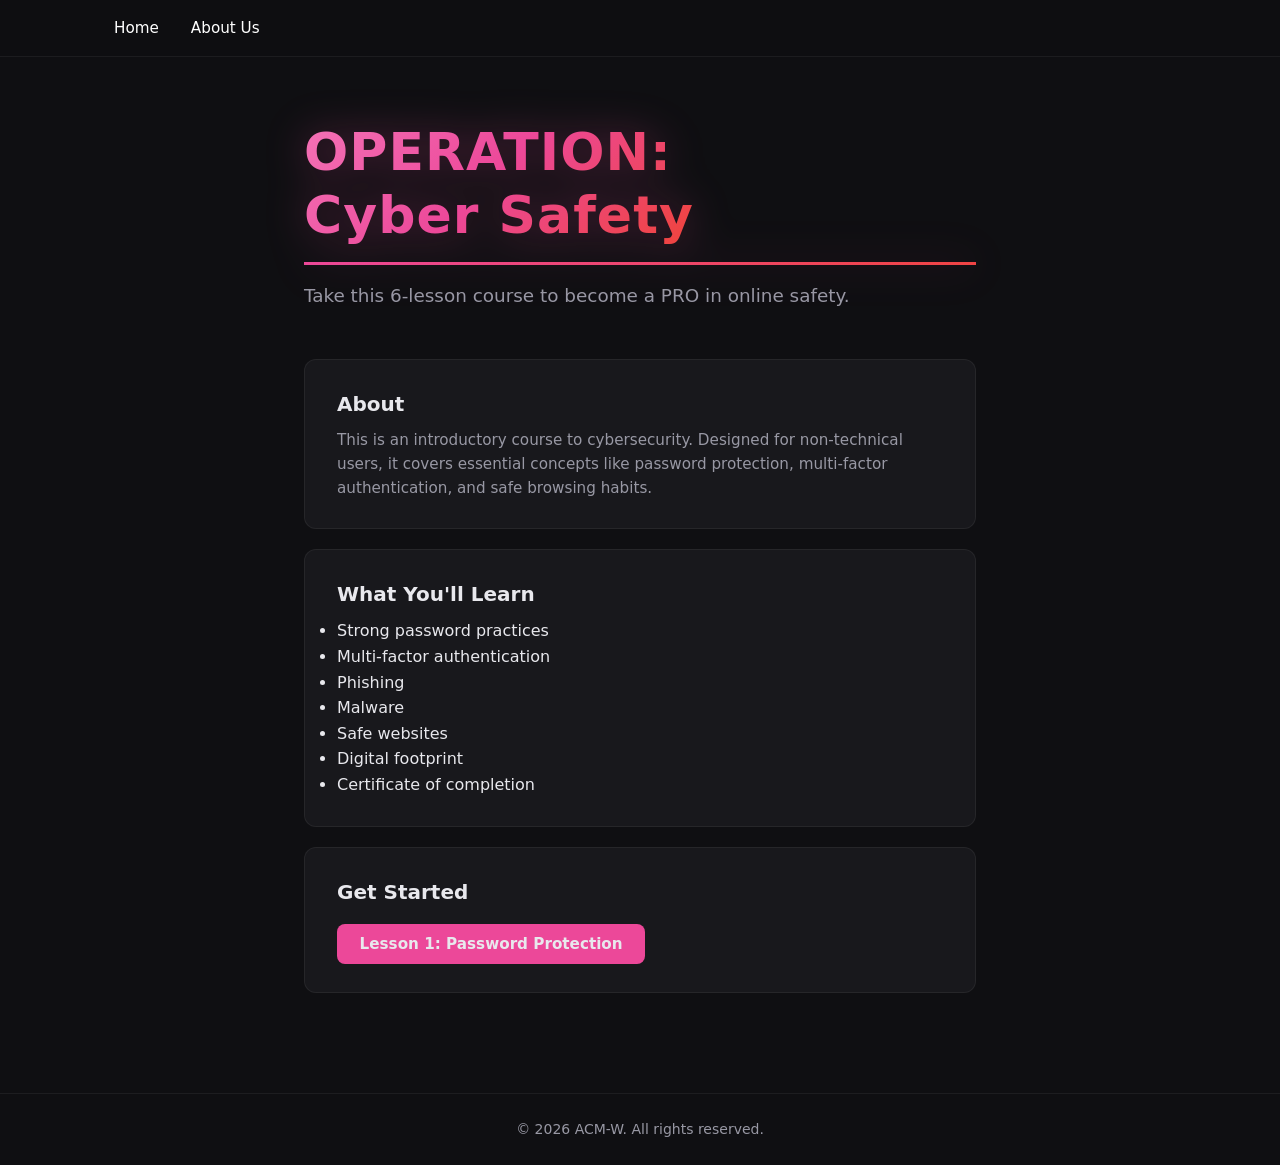
<file: index.html>
<!DOCTYPE html>
<html lang="en">

<head>
    <meta charset="UTF-8">
    <meta name="viewport" content="width=device-width, initial-scale=1.0">
    <title>Operation: Cyber Safety</title>
    <link rel="stylesheet" href="style.css">
</head>

<body>
    <header>
        <nav>
            <a href="index.html">Home</a>
            <a href="about.html">About Us</a>
        </nav>
    </header>

    <main>
        <h1 class="hero-title">OPERATION:<br>Cyber Safety</h1>
        <p>Take this 6-lesson course to become a PRO in online safety.</p>

        <section>
            <h2>About</h2>
            <p>This is an introductory course to cybersecurity.
                Designed for non-technical users, it covers essential concepts like password protection,
                multi-factor authentication, and safe browsing habits.</p>
        </section>

        <section>
            <h2>What You'll Learn</h2>
            <ul>
                <li>Strong password practices</li>
                <li>Multi-factor authentication</li>
                <li>Phishing</li>
                <li>Malware</li>
                <li>Safe websites</li>
                <li>Digital footprint</li>
                <li>Certificate of completion</li>
            </ul>
        </section>
        <section>
            <h2>Get Started</h2>
            <button onclick="window.location.href='password.html'">Lesson 1: Password Protection</button>
        </section>
    </main>

    <footer>
        <p>&copy; 2026 ACM-W. All rights reserved.</p>
    </footer>
</body>

</html>
</file>
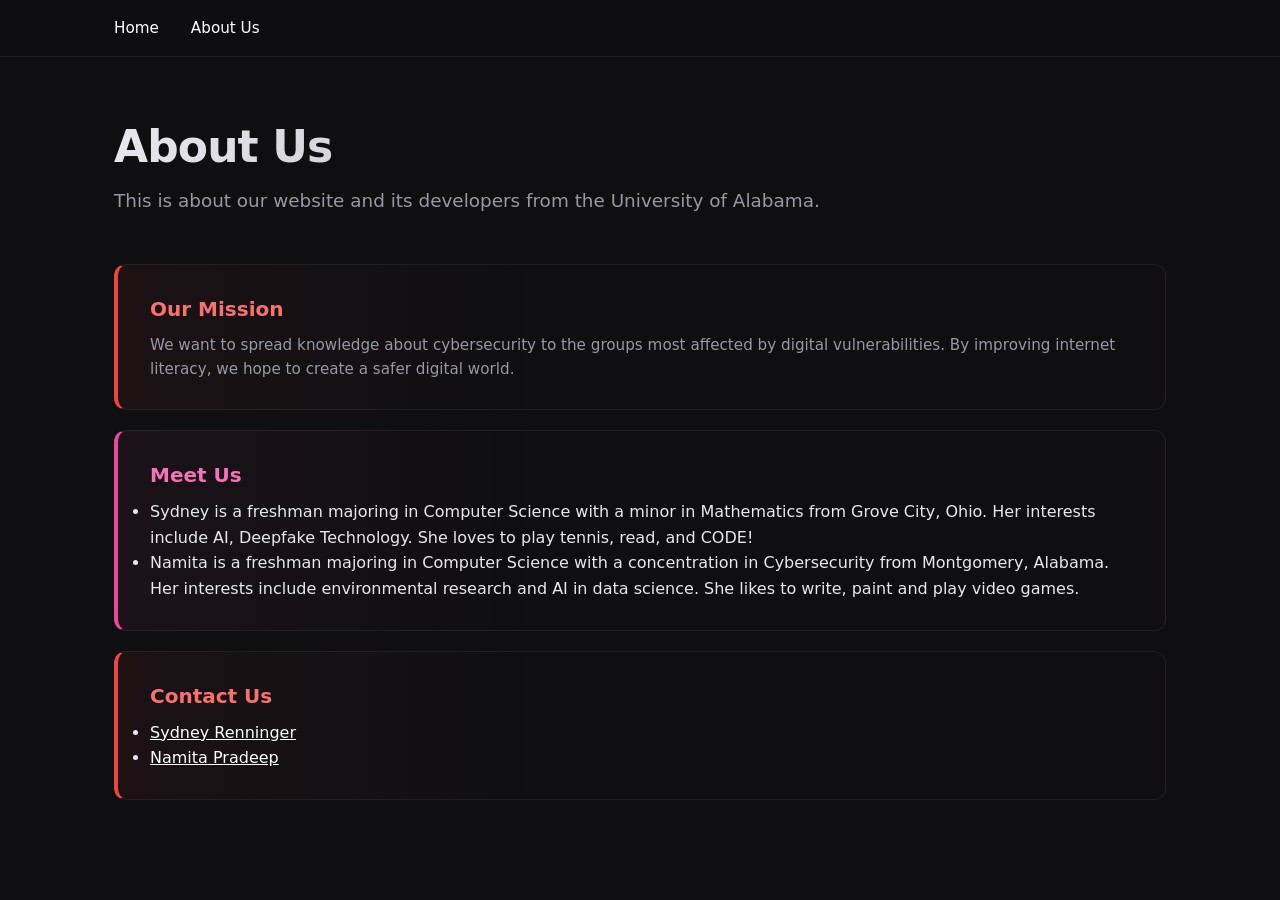
<file: about.html>
<!DOCTYPE html>
<html lang="en">

<head>
  <meta charset="UTF-8">
  <meta name="viewport" content="width=device-width, initial-scale=1.0">
  <title>About Us</title>
  <link rel="stylesheet" href="style.css">
</head>

<body>
  <header>
    <nav>
      <a href="index.html">Home</a>
      <a href="about.html">About Us</a>
    </nav>
  </header>
  <main class="article-page">
    <h1>About Us</h1>
    <p>This is about our website and its developers from the University of Alabama.</p>
  


      <section class="section-accent section-teal">
        <h2>Our Mission</h2>
        <p>We want to spread knowledge about cybersecurity to the groups most affected by digital vulnerabilities. By improving internet literacy, we hope to create a safer digital world.</p>
      </section>
    
      <section class="section-accent section-purple">
      <h2>Meet Us</h2>
       <ul>
        <li>Sydney is a freshman majoring in Computer Science with a minor in Mathematics from Grove City, Ohio. Her interests include AI, Deepfake Technology. She loves to play tennis, read, and CODE!
        </li>
        <li>Namita is a freshman majoring in Computer Science with a concentration in Cybersecurity from Montgomery, Alabama. Her interests include environmental research and AI in data science. She likes to write, paint and play video games.  
        </li>
      </ul>
    </section>

      <section class="section-accent section-teal">
        <h2>Contact Us</h2>
        <ul>
          <li><a href="https://www.linkedin.com/in/sydney-renninger/">Sydney Renninger</a></li>
          <li><a href="https://www.linkedin.com/in/namita-pradeep/">Namita Pradeep</a></li>
        </ul>
      </section>

  </main>

  
</body>

</html>
</file>
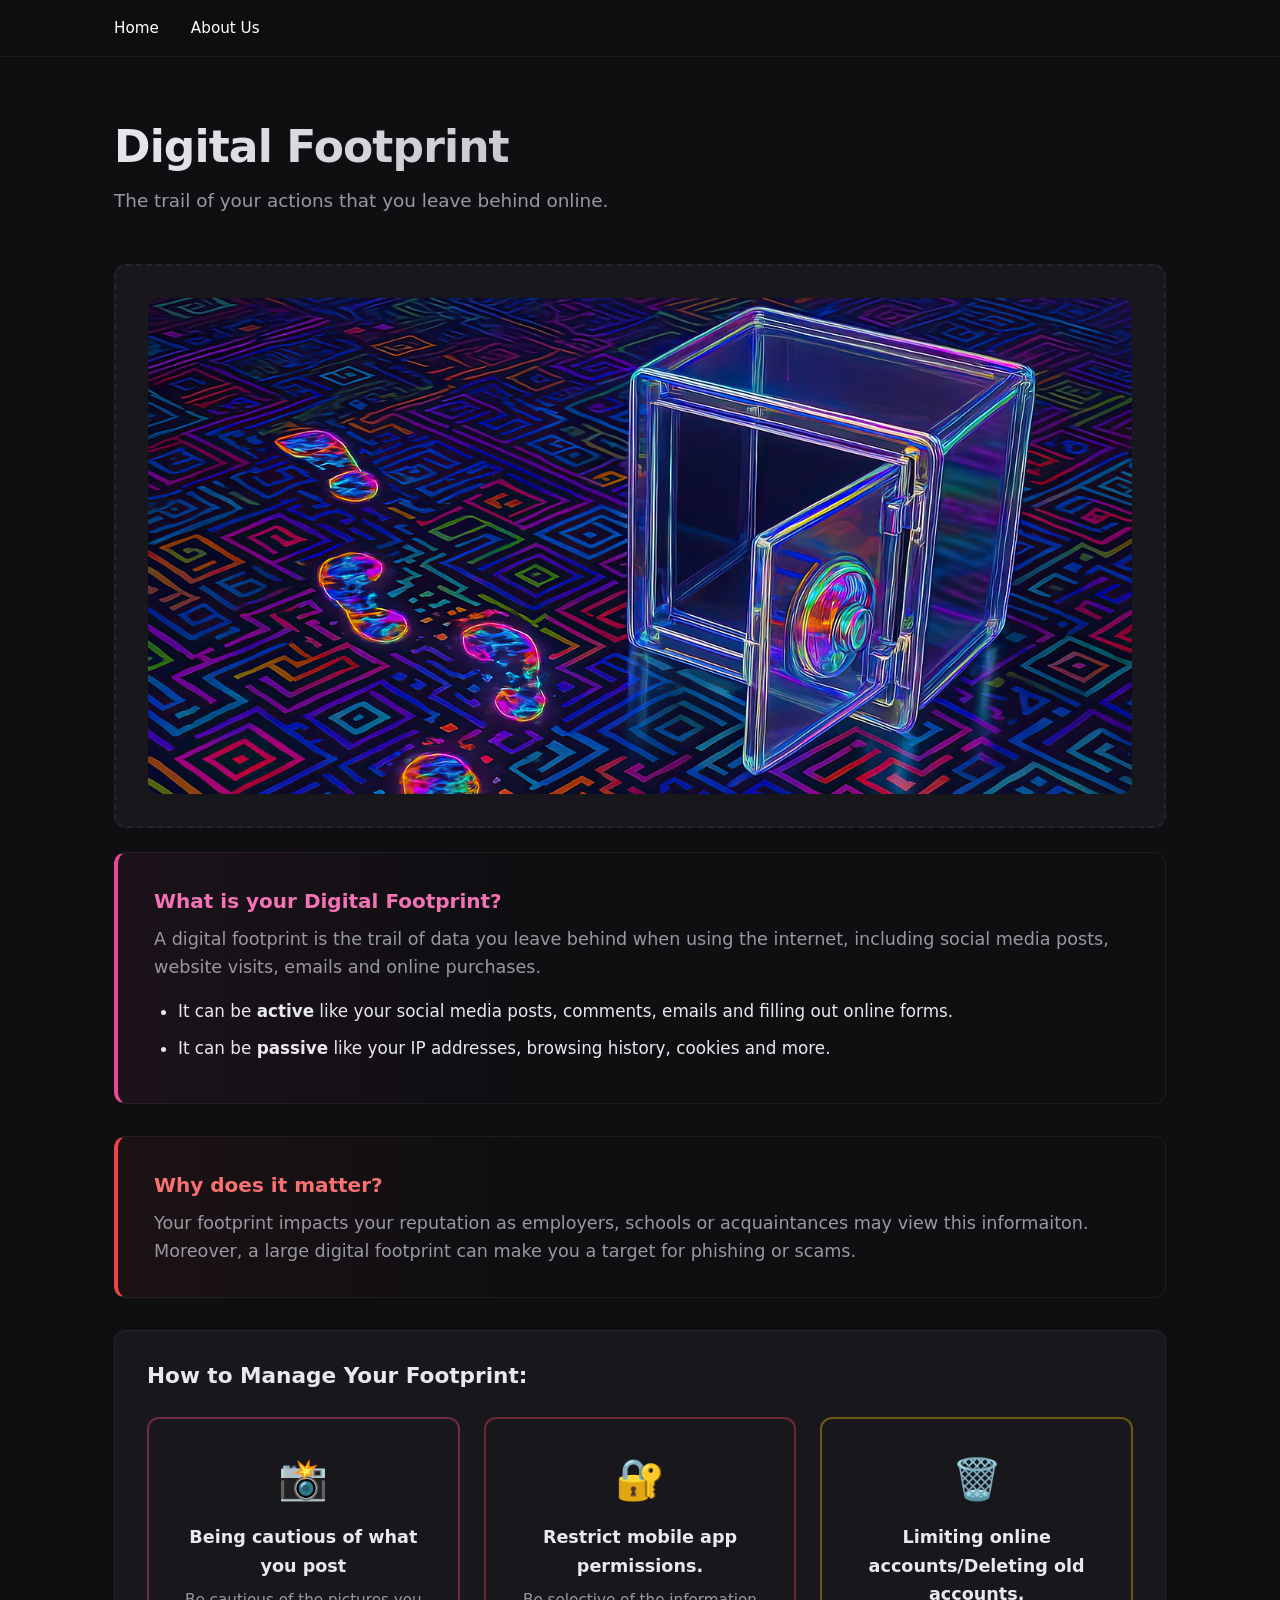
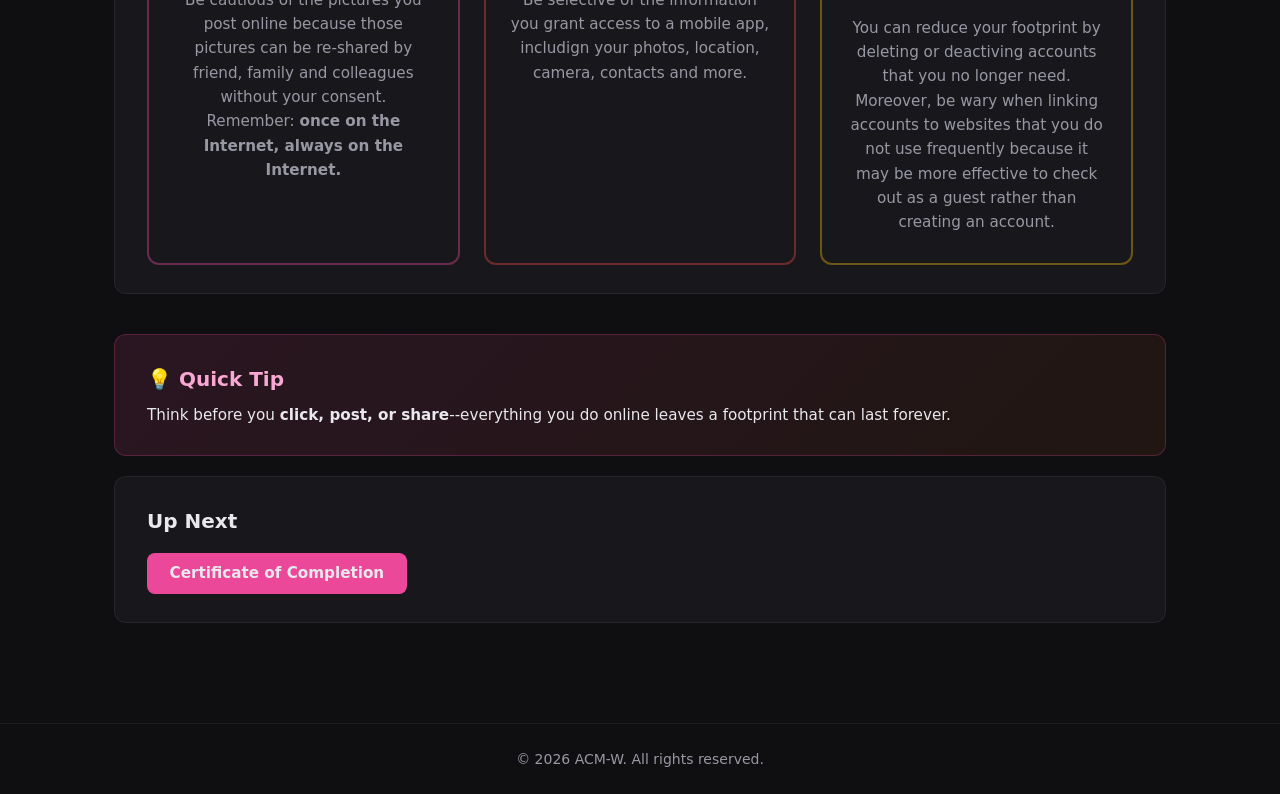
<file: footprint.html>
<!DOCTYPE html>
<html lang="en">

<head>
  <meta charset="UTF-8">
  <meta name="viewport" content="width=device-width, initial-scale=1.0">
  <title>Digital Footprint</title>
  <link rel="stylesheet" href="style.css">
</head>

<body>
  <header>
    <nav>
      <a href="index.html">Home</a>
       <a href="about.html">About Us</a>

    </nav>
  </header>

  <main class="article-page mfa-kid">
    <h1>Digital Footprint</h1>
    <p>The trail of your actions that you leave behind online.</p>

     <figure class="graphic graphic-hero">
      <div class="graphic-placeholder" aria-hidden="true">
        <img src="newdigital.png" alt="Image of footprint showcasing a digital trail.">
      </div>
    </figure>
    
      <section class="section-accent section-purple mfa-section">
      <h2>What is your Digital Footprint?</h2>
      <p>A digital footprint is the trail of data you leave behind when using the internet, including social media posts, website visits, emails and online purchases.</p>
      <ul class="mfa-list">
        <li>It can be <b>active</b> like your social media posts, comments, emails and filling out online forms.</li>
        <li>It can be <b>passive</b> like your IP addresses, browsing history, cookies and more.</li>
      </ul>
    </section>

     <section class="section-accent section-teal mfa-section">
      <h2>Why does it matter?</h2>
      <p>Your footprint impacts your reputation as employers, schools or acquaintances may view this informaiton. Moreover, a large digital footprint can make you a target for phishing or scams.
      </p>
    </section>

      <section class="mfa-factors">
      <h2>How to Manage Your Footprint:</h2>
      <div class="factor-cards">
        <div class="factor-card factor-know">
          <span class="factor-emoji" aria-hidden="true">📸</span>
          <h3> Being cautious of what you post</h3>
          <p>Be cautious of the pictures you post online because those pictures can be re-shared by friend, family and colleagues without your consent.</p>
          <p>Remember: <b>once on the Internet, always on the Internet.</b></p>
        </div>
        <div class="factor-card factor-have">
          <span class="factor-emoji" aria-hidden="true">🔐</span>
          <h3>Restrict mobile app permissions.</h3>
          <p>Be selective of the information you grant access to a mobile app, includign your photos, location, camera, contacts and more.</p>
        </div>
        <div class="factor-card factor-are">
          <span class="factor-emoji" aria-hidden="true">🗑️</span>
          <h3>Limiting online accounts/Deleting old accounts.</h3>
          <p>You can reduce your footprint by deleting or deactiving accounts that you no longer need. Moreover, be wary when linking accounts to websites that you do not use frequently because it may be more effective to check out as a guest rather than creating an account.</p>
        </div>
      </div>
    </section>

     <section class="section-callout footprint-section">
      <h2>💡 Quick Tip</h2>
      <p>Think before you <b>click, post, or share</b>--everything you do online leaves a footprint that can last forever.
      </p>
    </section>

    <section>
      <h2>Up Next</h2>
      <button onclick="window.location.href='cert.html'">Certificate of Completion</button>
    </section>
  </main>

  <footer>
    <p>&copy; 2026 ACM-W. All rights reserved.</p>
  </footer>
</body>

</html>
</file>
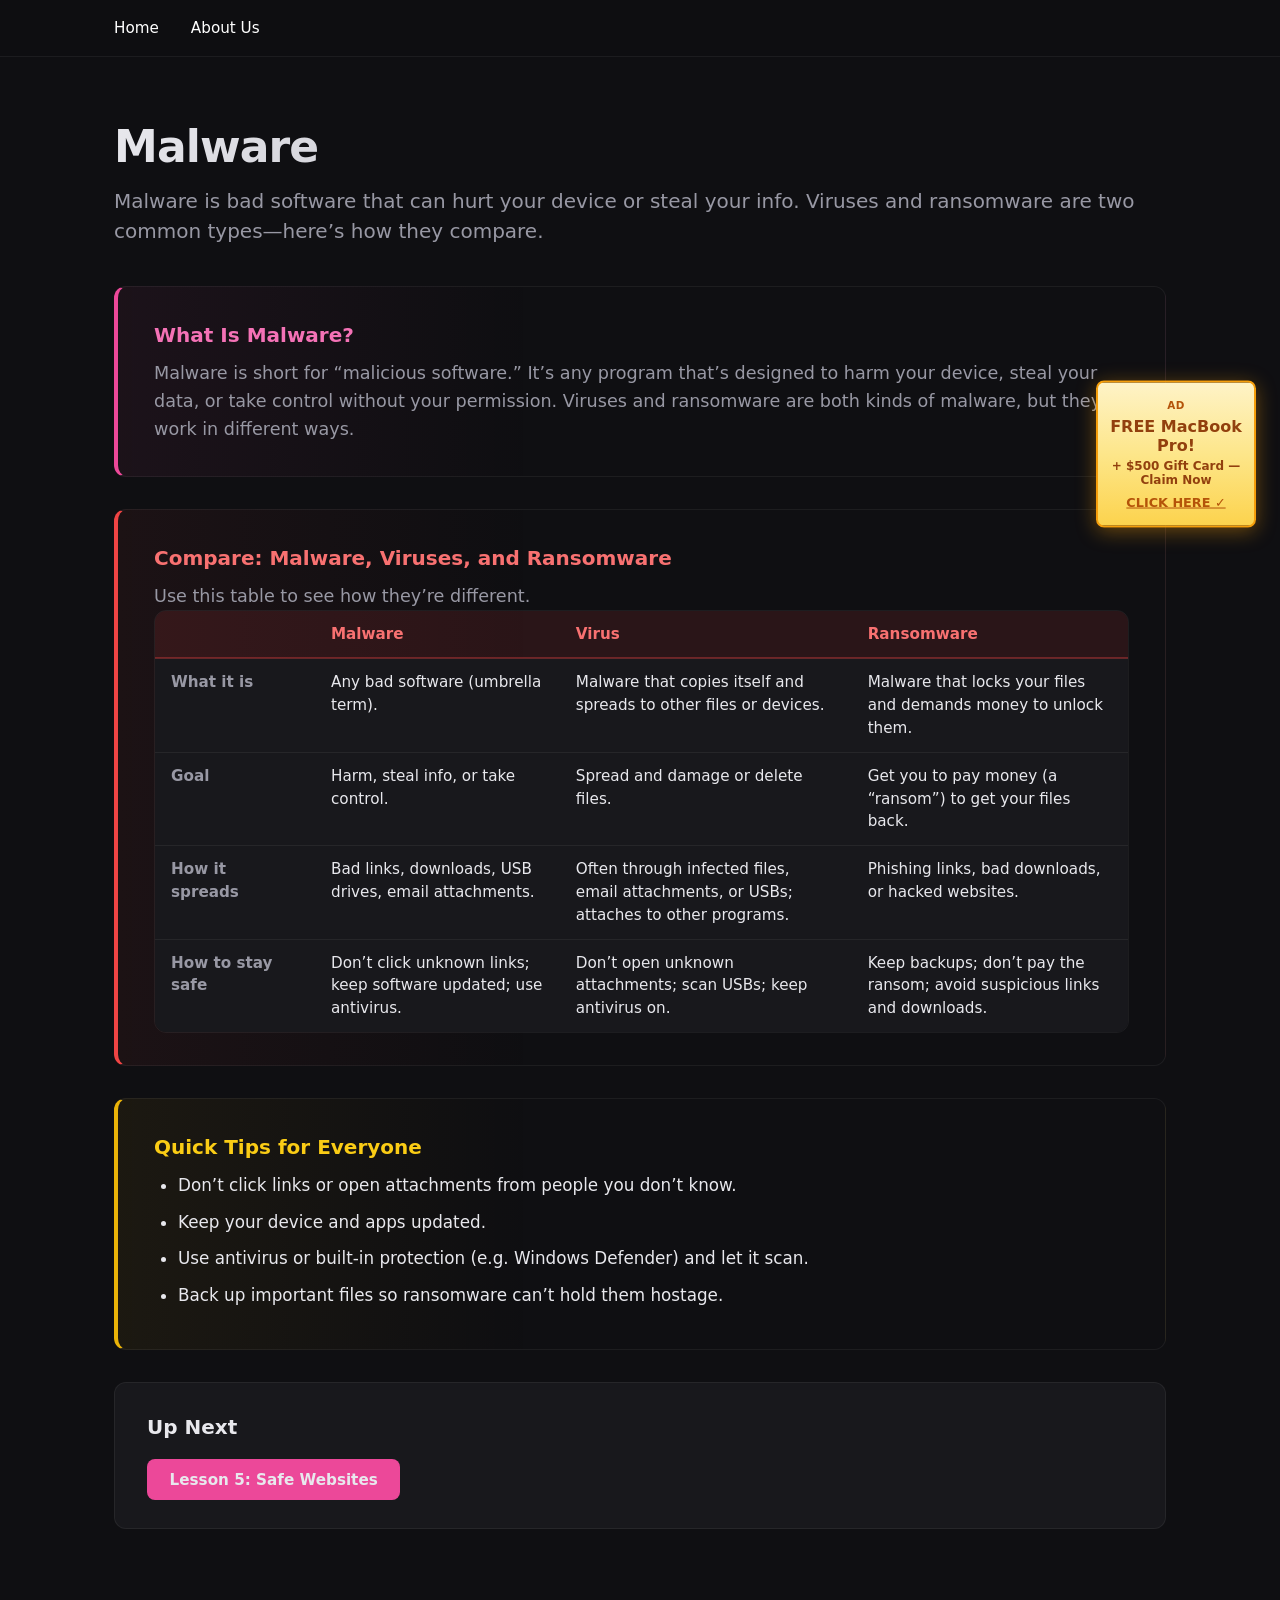
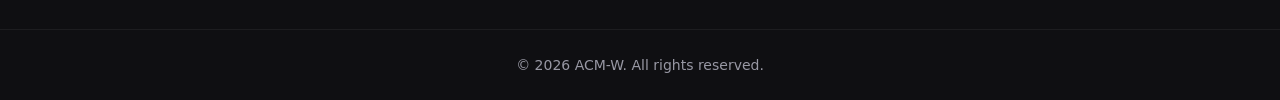
<file: malware.html>
<!DOCTYPE html>
<html lang="en">

<head>
    <meta charset="UTF-8">
    <meta name="viewport" content="width=device-width, initial-scale=1.0">
    <title>Malware</title>
    <link rel="stylesheet" href="style.css">
</head>

<body class="malware-page">
    <aside class="fake-ad-wrap" aria-hidden="true">
        <button type="button" class="fake-ad" id="fakeAdBtn">
            <span class="fake-ad-badge">AD</span>
            <span class="fake-ad-headline">FREE MacBook Pro!</span>
            <span class="fake-ad-sub">+ $500 Gift Card — Claim Now</span>
            <span class="fake-ad-cta">CLICK HERE ✓</span>
        </button>
    </aside>
    <div class="fake-ad-modal" id="fakeAdModal" role="dialog" aria-labelledby="fakeAdModalTitle" aria-modal="true" hidden>
        <div class="fake-ad-modal-backdrop" id="fakeAdModalBackdrop"></div>
        <div class="fake-ad-modal-box">
            <h2 id="fakeAdModalTitle" class="fake-ad-modal-title">⚠️ Don’t click mysterious ads!</h2>
            <p class="fake-ad-modal-text">Ads that promise free laptops or gift cards are usually scams. They can lead to malware or steal your info. On real sites, ignore or close anything that looks too good to be true.</p>
            <button type="button" class="fake-ad-modal-close" id="fakeAdModalClose">Got it</button>
        </div>
    </div>
    <header>
        <nav>
            <a href="index.html">Home</a>
            <a href="about.html">About Us</a>

        </nav>
    </header>

    <main class="article-page mfa-kid">
        <h1>Malware</h1>
        <p class="lead">Malware is bad software that can hurt your device or steal your info. Viruses and ransomware are two common types—here’s how they compare.</p>

        <section class="section-accent section-purple mfa-section">
            <h2>What Is Malware?</h2>
            <p>Malware is short for “malicious software.” It’s any program that’s designed to harm your device, steal your data, or take control without your permission. Viruses and ransomware are both kinds of malware, but they work in different ways.</p>
        </section>

        <section class="section-accent section-teal mfa-section">
            <h2>Compare: Malware, Viruses, and Ransomware</h2>
            <p class="comparison-intro">Use this table to see how they’re different.</p>
            <div class="comparison-wrap">
                <table class="comparison-table">
                    <thead>
                        <tr>
                            <th></th>
                            <th>Malware</th>
                            <th>Virus</th>
                            <th>Ransomware</th>
                        </tr>
                    </thead>
                    <tbody>
                        <tr>
                            <th scope="row">What it is</th>
                            <td>Any bad software (umbrella term).</td>
                            <td>Malware that copies itself and spreads to other files or devices.</td>
                            <td>Malware that locks your files and demands money to unlock them.</td>
                        </tr>
                        <tr>
                            <th scope="row">Goal</th>
                            <td>Harm, steal info, or take control.</td>
                            <td>Spread and damage or delete files.</td>
                            <td>Get you to pay money (a “ransom”) to get your files back.</td>
                        </tr>
                        <tr>
                            <th scope="row">How it spreads</th>
                            <td>Bad links, downloads, USB drives, email attachments.</td>
                            <td>Often through infected files, email attachments, or USBs; attaches to other programs.</td>
                            <td>Phishing links, bad downloads, or hacked websites.</td>
                        </tr>
                        <tr>
                            <th scope="row">How to stay safe</th>
                            <td>Don’t click unknown links; keep software updated; use antivirus.</td>
                            <td>Don’t open unknown attachments; scan USBs; keep antivirus on.</td>
                            <td>Keep backups; don’t pay the ransom; avoid suspicious links and downloads.</td>
                        </tr>
                    </tbody>
                </table>
            </div>
        </section>

        <section class="section-accent section-amber mfa-section">
            <h2>Quick Tips for Everyone</h2>
            <ul class="mfa-list">
                <li>Don’t click links or open attachments from people you don’t know.</li>
                <li>Keep your device and apps updated.</li>
                <li>Use antivirus or built-in protection (e.g. Windows Defender) and let it scan.</li>
                <li>Back up important files so ransomware can’t hold them hostage.</li>
            </ul>
        </section>

        <section>
            <h2>Up Next</h2>
            <button onclick="window.location.href='websites.html'">Lesson 5: Safe Websites</button>
        </section>
    </main>

    <footer>
        <p>&copy; 2026 ACM-W. All rights reserved.</p>
    </footer>
    <script>
        (function () {
            var btn = document.getElementById('fakeAdBtn');
            var modal = document.getElementById('fakeAdModal');
            var backdrop = document.getElementById('fakeAdModalBackdrop');
            var closeBtn = document.getElementById('fakeAdModalClose');
            if (!btn || !modal) return;
            btn.addEventListener('click', function () {
                modal.hidden = false;
            });
            function closeModal() {
                modal.hidden = true;
            }
            if (backdrop) backdrop.addEventListener('click', closeModal);
            if (closeBtn) closeBtn.addEventListener('click', closeModal);
        })();
    </script>
</body>

</html>
</file>
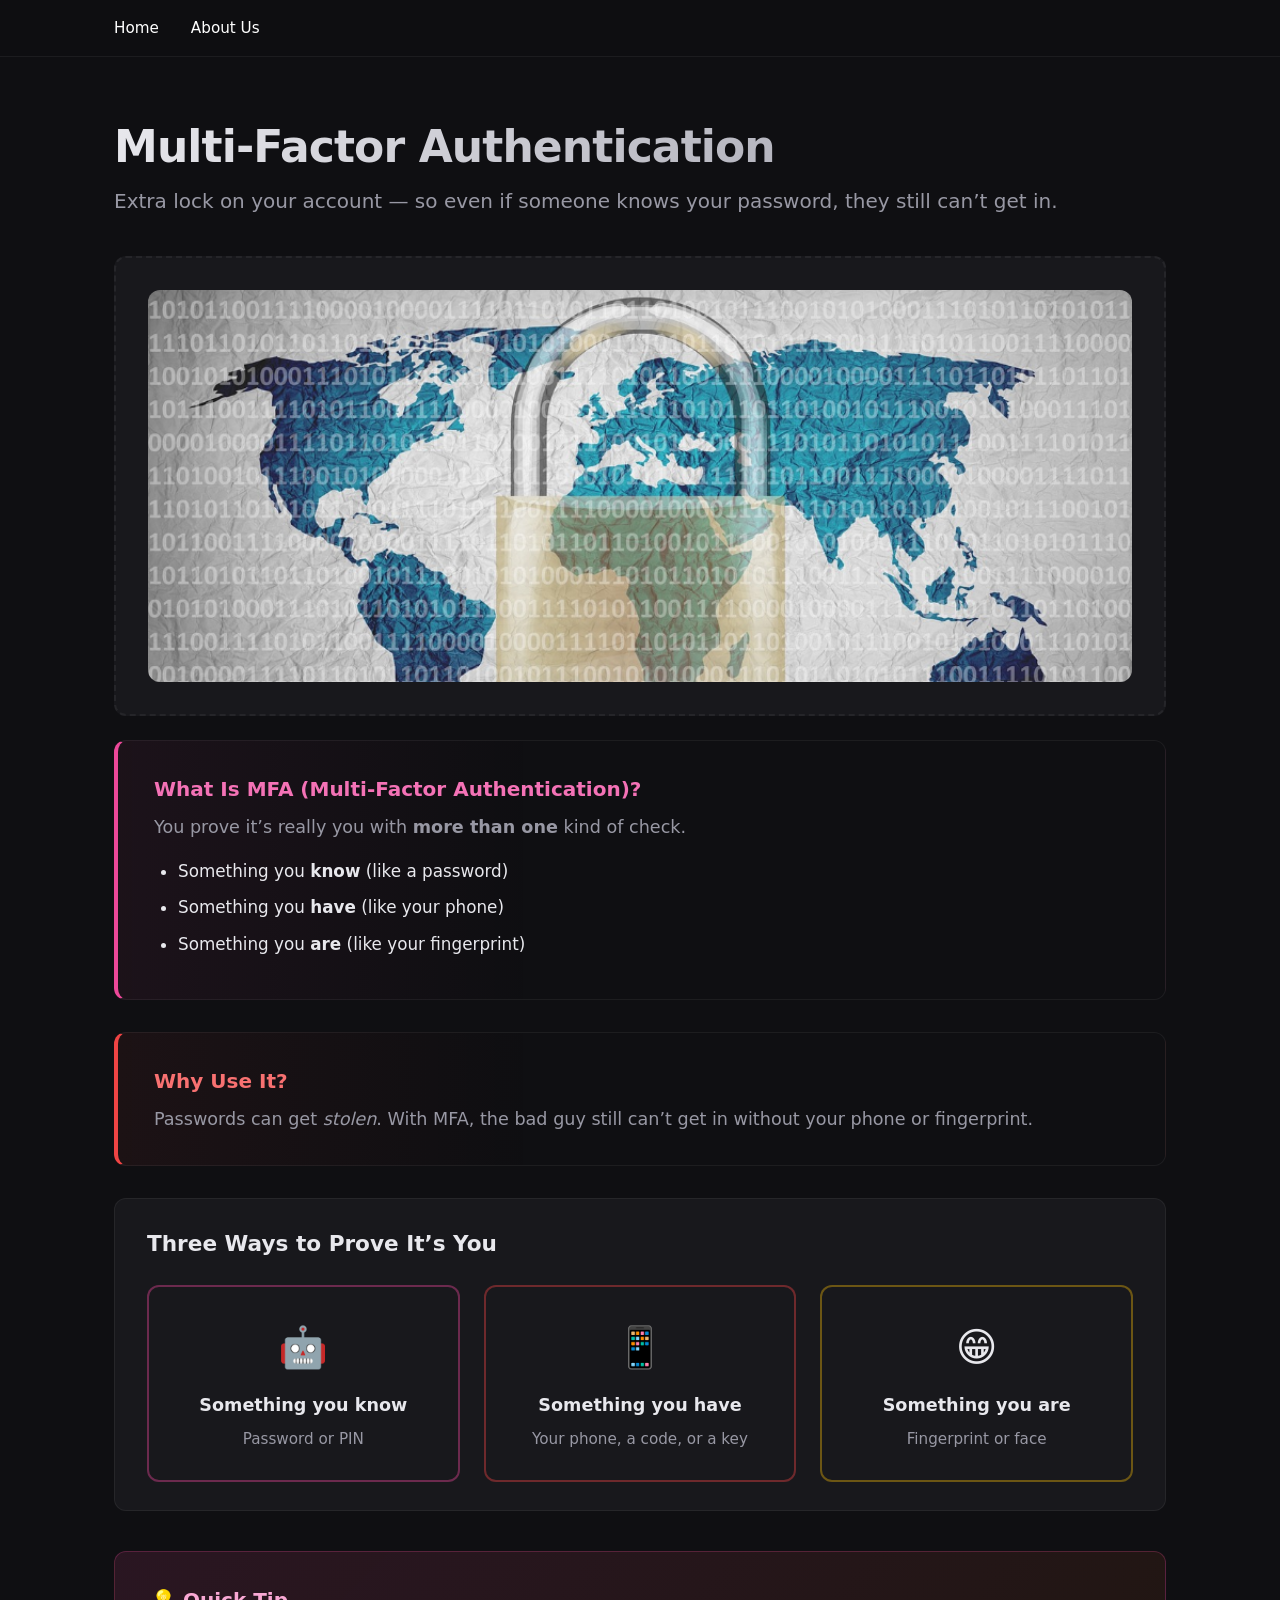
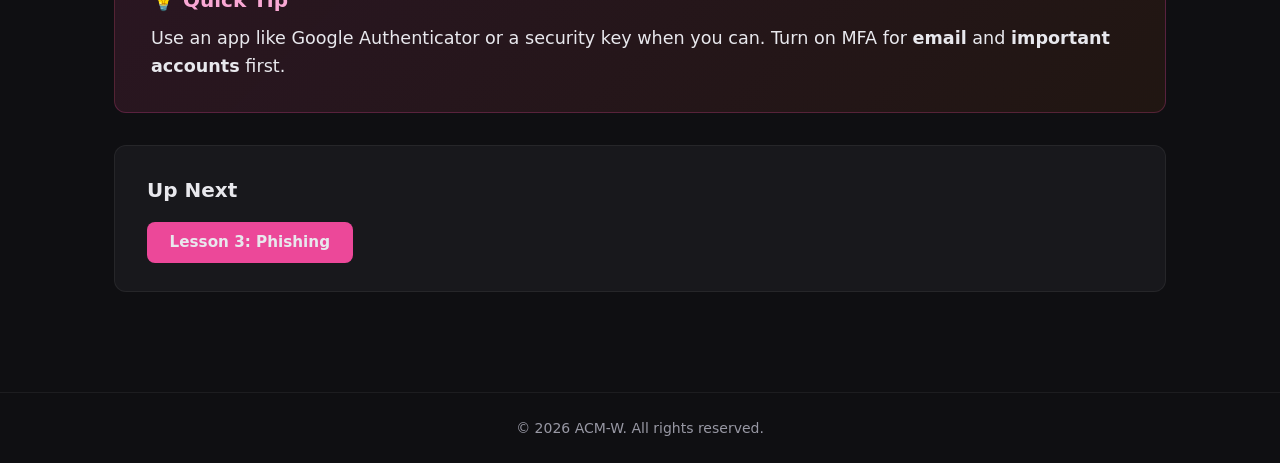
<file: mfa.html>
<!DOCTYPE html>
<html lang="en">

<head>
  <meta charset="UTF-8">
  <meta name="viewport" content="width=device-width, initial-scale=1.0">
  <title>MFA</title>
  <link rel="stylesheet" href="style.css">
</head>

<body>
  <header>
    <nav>
      <a href="index.html">Home</a>
      <a href="about.html">About Us</a>

    </nav>
  </header>

  <main class="article-page mfa-kid">
    <h1>Multi-Factor Authentication</h1>
    <p class="lead">Extra lock on your account — so even if someone knows your password, they still can’t get in.</p>

    <figure class="graphic graphic-hero">
      <div class="graphic-placeholder" aria-hidden="true">
        <img src="locksafety.png" alt="Lock, phone and key representing multi-factor authentication">
      </div>
    </figure>

    <section class="section-accent section-purple mfa-section">
      <h2>What Is MFA (Multi-Factor Authentication)?</h2>
      <p>You prove it’s really you with <b>more than one</b> kind of check.</p>
      <ul class="mfa-list">
        <li>Something you <b>know</b> (like a password)</li>
        <li>Something you <b>have</b> (like your phone)</li>
        <li>Something you <b>are</b> (like your fingerprint)</li>
      </ul>
    </section>

    <section class="section-accent section-teal mfa-section">
      <h2>Why Use It?</h2>
      <p>Passwords can get <i>stolen</i>. With MFA, the bad guy still can’t get in without your phone or fingerprint.
      </p>
    </section>

    <section class="mfa-factors">
      <h2>Three Ways to Prove It’s You</h2>
      <div class="factor-cards">
        <div class="factor-card factor-know">
          <span class="factor-emoji" aria-hidden="true">🤖</span>
          <h3>Something you know</h3>
          <p>Password or PIN</p>
        </div>
        <div class="factor-card factor-have">
          <span class="factor-emoji" aria-hidden="true">📱</span>
          <h3>Something you have</h3>
          <p>Your phone, a code, or a key</p>
        </div>
        <div class="factor-card factor-are">
          <span class="factor-emoji" aria-hidden="true">😁</span>
          <h3>Something you are</h3>
          <p>Fingerprint or face</p>
        </div>
      </div>
    </section>

    <section class="section-callout mfa-section">
      <h2>💡 Quick Tip</h2>
      <p>Use an app like Google Authenticator or a security key when you can. Turn on MFA for <b>email</b> and
        <b>important accounts</b> first.
      </p>
    </section>

    <section>
      <h2>Up Next</h2>
      <button onclick="window.location.href='phishing.html'">Lesson 3: Phishing</button>
    </section>
  </main>

  <footer>
    <p>&copy; 2026 ACM-W. All rights reserved.</p>
  </footer>
</body>

</html>
</file>
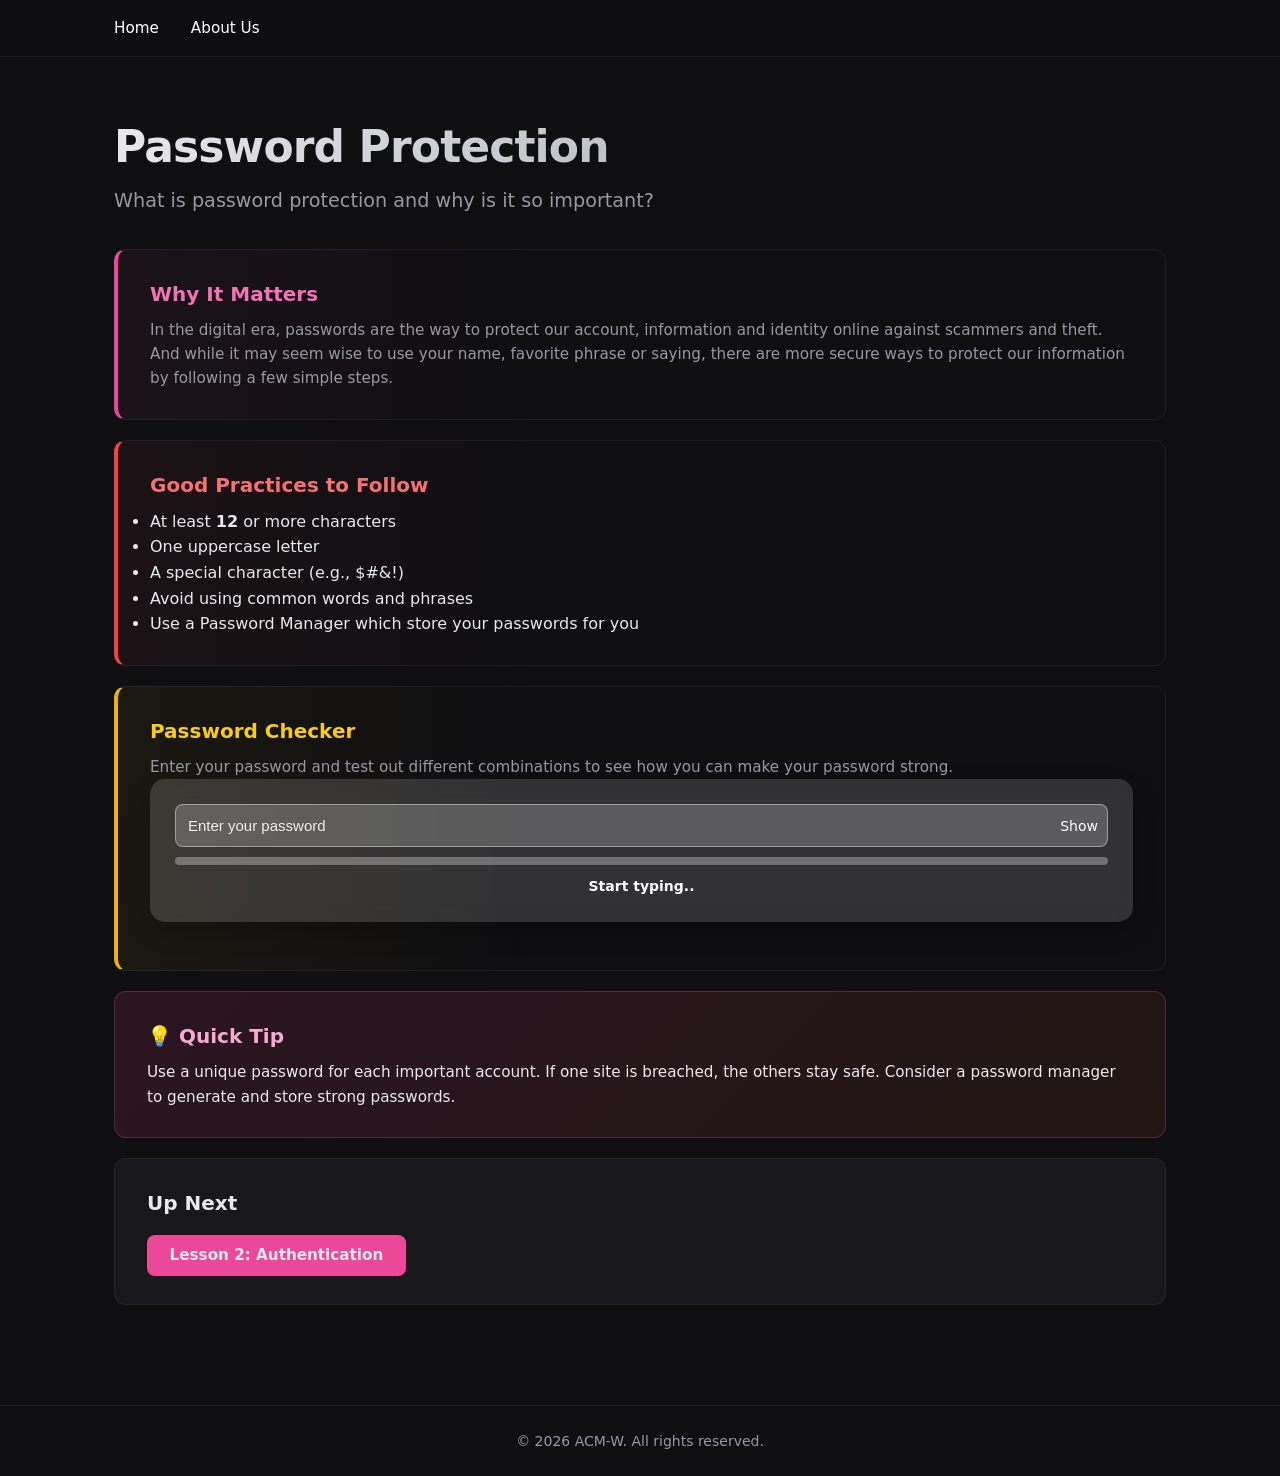
<file: password.html>
<!DOCTYPE html>
<html lang="en">

<head>
  <meta charset="UTF-8">
  <meta name="viewport" content="width=device-width, initial-scale=1.0">
  <title>Password Protection</title>
  <link rel="stylesheet" href="style.css">

</head>

<body>

  <header>
    <nav>
      <a href="index.html">Home</a>
      <a href="about.html">About Us</a>

    </nav>
  </header>

  <main class="article-page">
    <h1>Password Protection</h1>
    <p class="lead">What is password protection and why is it so important?</p>

    <section class="section-accent section-purple">
      <h2>Why It Matters</h2>
      <p>
        In the digital era, passwords are the way to protect our account, information and identity online against
        scammers and theft. And while it may seem wise to use your name, favorite phrase or saying, there are more
        secure ways to protect our information by following a few simple steps.
      </p>
    </section>

    <section class="section-accent section-teal">
      <h2>Good Practices to Follow</h2>
      <ul>
        <li>At least <b>12</b> or more characters</li>
        <li>One uppercase letter</li>
        <li>A special character (e.g., $#&amp;!)</li>
        <li>Avoid using common words and phrases</li>
        <li>Use a Password Manager which store your passwords for you</li>
      </ul>
    </section>

    <section class="section-accent section-amber">
      <h2>Password Checker</h2>
      <p>Enter your password and test out different combinations to see how you can make your password strong. </p>
      <div class="container">
        <div class="input-field">
          <input type="password" id="password" placeholder="Enter your password">
          <span class="toggle-btn" id="toggleBtn">Show</span>
        </div>
        <div class="strength-meter">
          <div class="strength-bar" id="strengthBar"></div>
        </div>
        <p id="strengthText">Start typing..</p>
      </div>
    </section>

    <section class="section-callout">
      <h2>💡 Quick Tip</h2>
      <p>Use a unique password for each important account. If one site is breached, the others stay safe. Consider a
        password manager to generate and store strong passwords.</p>
    </section>

    <section>
      <h2>Up Next</h2>
      <button onclick="window.location.href='mfa.html'">Lesson 2: Authentication</button>
    </section>
  </main>

  <footer>
    <p>&copy; 2026 ACM-W. All rights reserved.</p>
  </footer>
  <script src="script.js" defer></script>
</body>



</html>
</file>
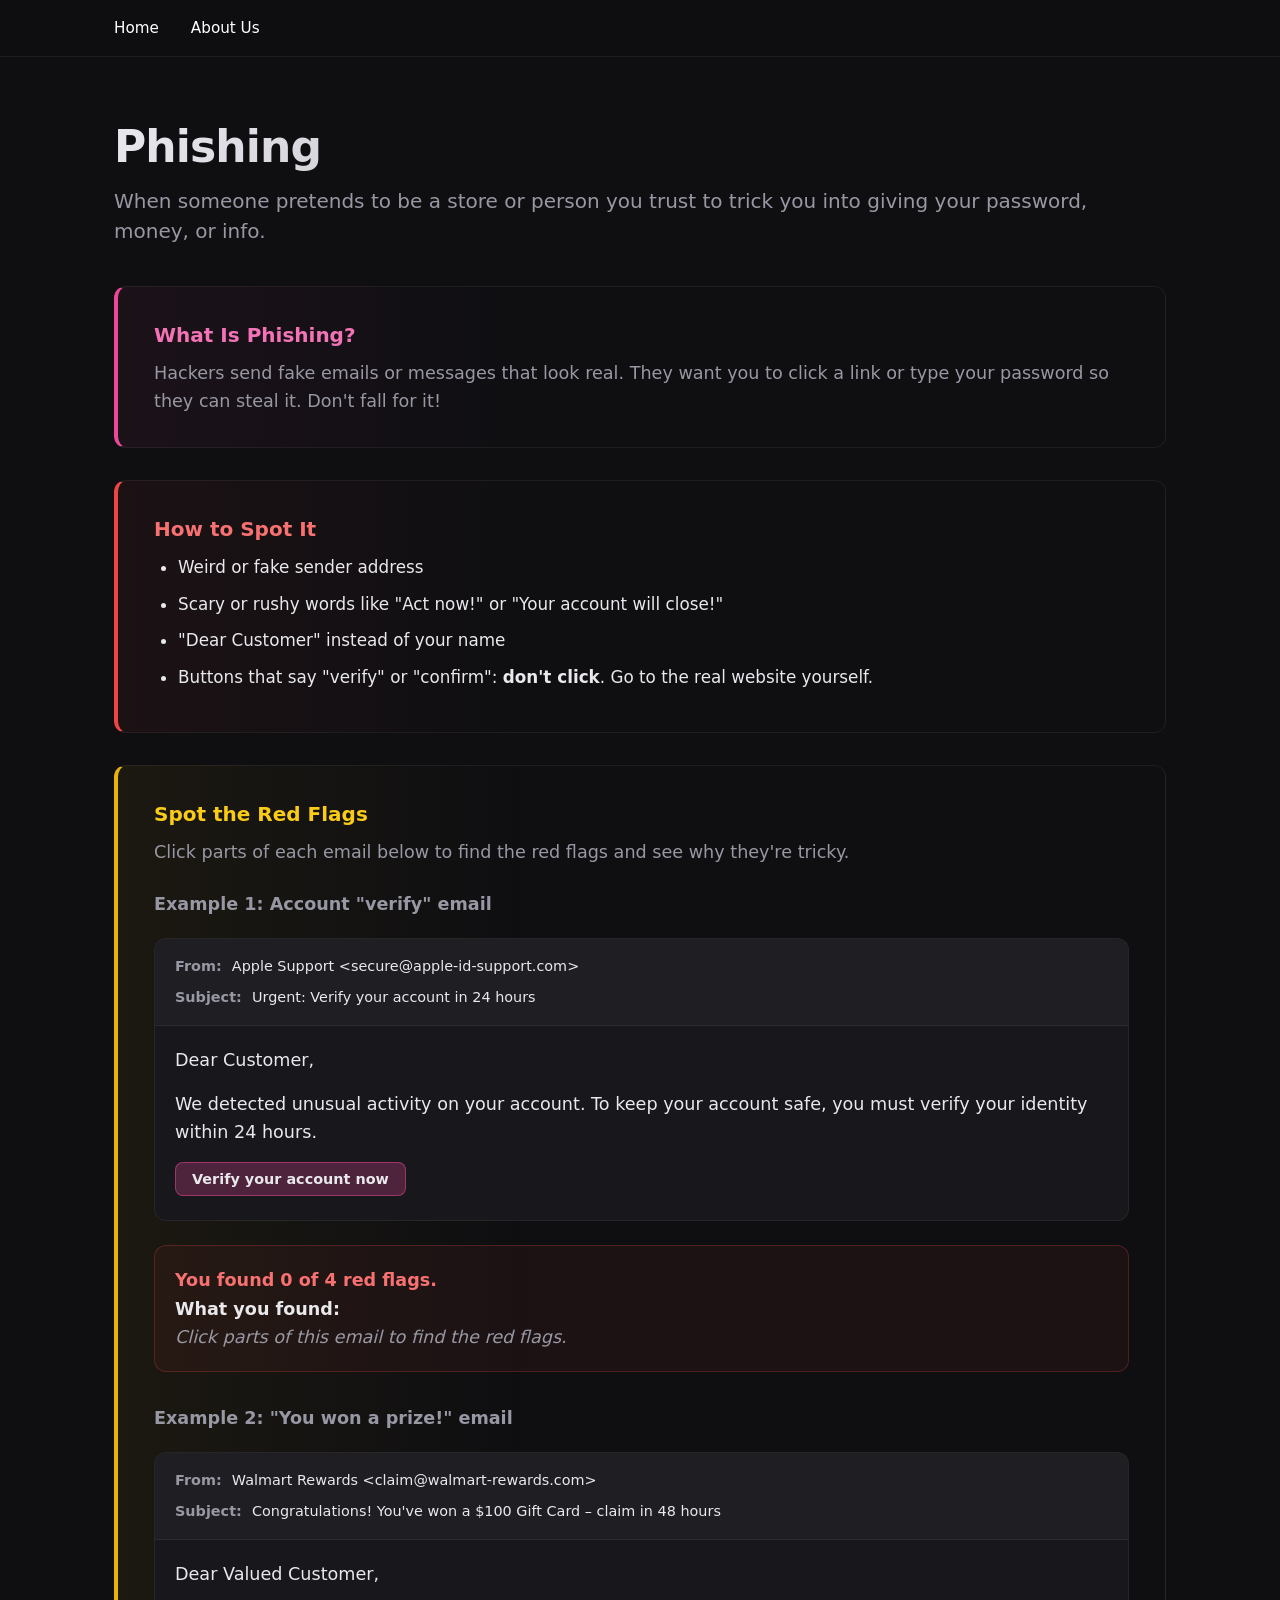
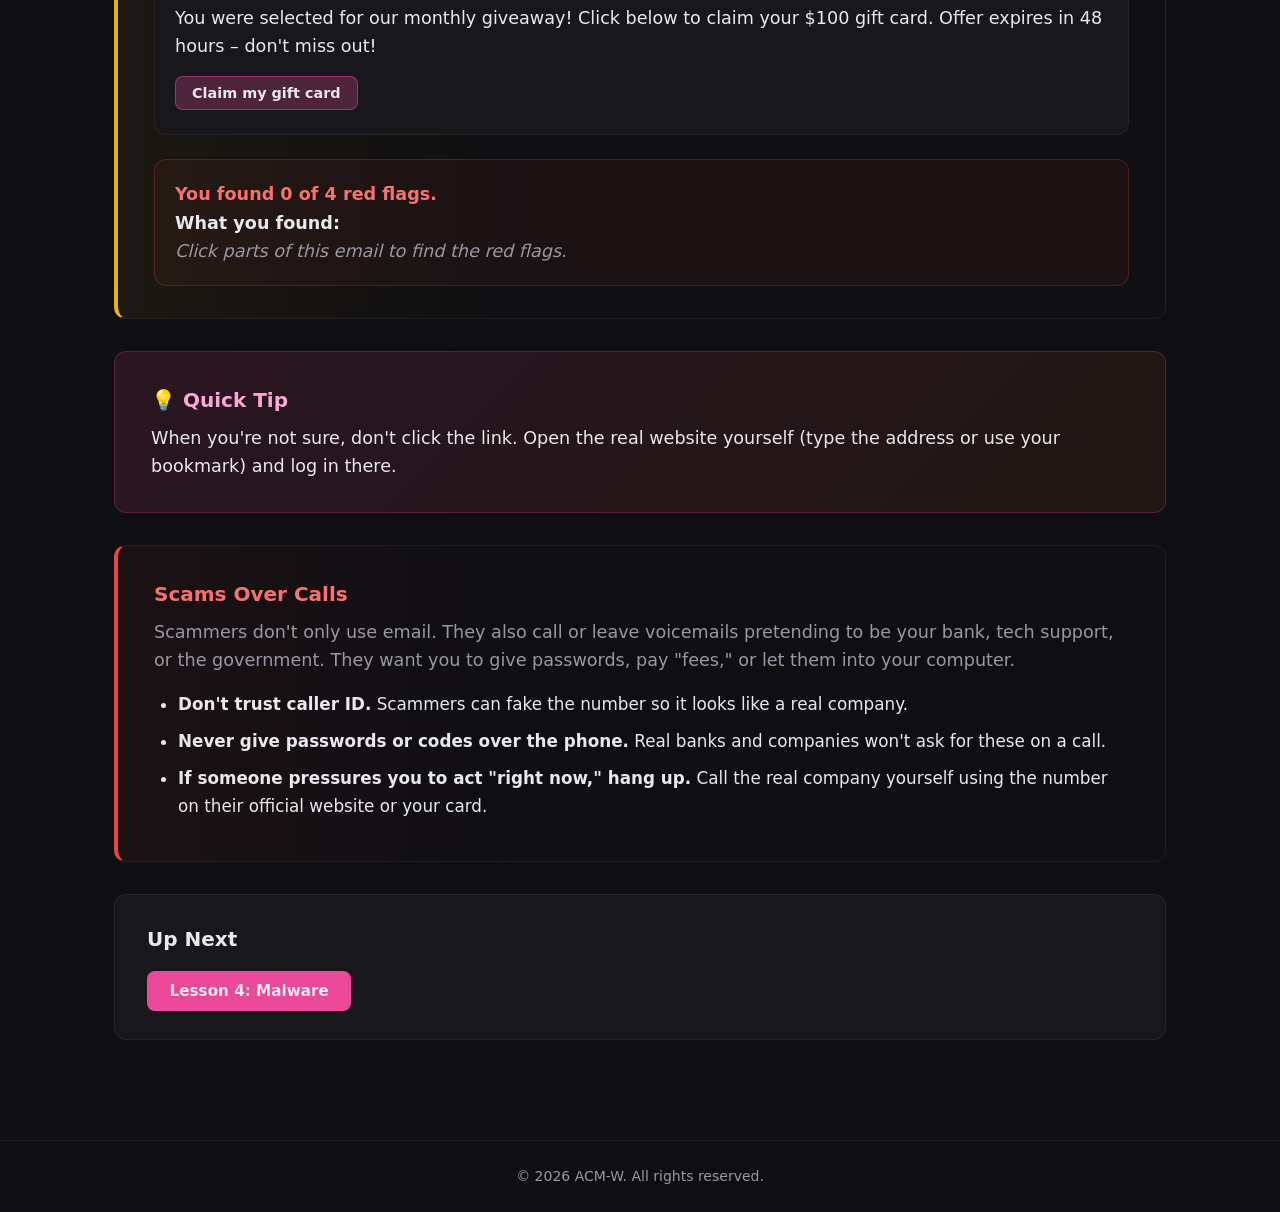
<file: phishing.html>
<!DOCTYPE html>
<html lang="en">

<head>
    <meta charset="UTF-8">
    <meta name="viewport" content="width=device-width, initial-scale=1.0">
    <title>Phishing</title>
    <link rel="stylesheet" href="style.css">
</head>

<body>
    <header>
        <nav>
            <a href="index.html">Home</a>
            <a href="about.html">About Us</a>

        </nav>
    </header>

    <main class="article-page mfa-kid">
        <h1>Phishing</h1>
        <p class="lead">When someone pretends to be a store or person you trust to trick you into giving your password,
            money, or info.</p>

        <section class="section-accent section-purple mfa-section">
            <h2>What Is Phishing?</h2>
            <p>Hackers send fake emails or messages that look real. They want you to click a link or type your password
                so they can steal it. Don't fall for it!</p>
        </section>

        <section class="section-accent section-teal mfa-section">
            <h2>How to Spot It</h2>
            <ul class="mfa-list">
                <li>Weird or fake sender address</li>
                <li>Scary or rushy words like "Act now!" or "Your account will close!"</li>
                <li>"Dear Customer" instead of your name</li>
                <li>Buttons that say "verify" or "confirm": <b>don't click</b>. Go to the real website yourself.</li>
            </ul>
        </section>

        <section class="phishing-activity section-accent section-amber mfa-section">
            <h2>Spot the Red Flags</h2>
            <p>Click parts of each email below to find the red flags and see why they're tricky.</p>

            <div class="phishing-example">
                <p class="email-example-label">Example 1: Account "verify" email</p>
                <div class="email-mockup">
                    <div class="email-header">
                        <div class="email-meta">
                            <strong>From:</strong>
                            <span class="phish-spot" data-activity="1" data-issue="Fake sender"
                                data-explanation="Real companies use @apple.com. This address is fake.">Apple
                                Support &lt;secure@apple-id-support.com&gt;</span>
                        </div>
                        <div class="email-meta">
                            <strong>Subject:</strong>
                            <span class="phish-spot" data-activity="1" data-issue="Rushy subject"
                                data-explanation="Rushy or scary words are a red flag. Real companies don't threaten to close your account.">Urgent:
                                Verify your account in 24 hours</span>
                        </div>
                    </div>
                    <div class="email-body">
                        <p>
                            <span class="phish-spot" data-activity="1" data-issue="Dear Customer"
                                data-explanation="Real companies use your name. 'Dear Customer' means they don't know you.">Dear
                                Customer,</span>
                        </p>
                        <p>
                            We detected unusual activity on your account. To keep your account safe, you must verify
                            your
                            identity within 24 hours.
                        </p>
                        <p>
                            <span class="phish-spot" data-activity="1" data-issue="Fake button"
                                data-explanation="Never log in from an email link. Go to the real site yourself."><button
                                    type="button" class="email-fake-btn">Verify your account now</button></span>
                        </p>
                    </div>
                </div>
                <div class="hint-list" aria-live="polite">
                    <p class="phish-counter" id="phishCounter1">You found 0 of 4 red flags.</p>
                    <p class="hint-list-label">What you found:</p>
                    <ul id="hintListItems1"></ul>
                    <p id="hintListEmpty1" class="hint-list-empty">Click parts of this email to find the red flags.</p>
                </div>
            </div>

            <div class="phishing-example">
                <p class="email-example-label">Example 2: "You won a prize!" email</p>
                <div class="email-mockup">
                    <div class="email-header">
                        <div class="email-meta">
                            <strong>From:</strong>
                            <span class="phish-spot" data-activity="2" data-issue="Fake rewards sender"
                                data-explanation="Real stores use @walmart.com. This address is fake.">Walmart
                                Rewards &lt;claim@walmart-rewards.com&gt;</span>
                        </div>
                        <div class="email-meta">
                            <strong>Subject:</strong>
                            <span class="phish-spot" data-activity="2" data-issue="Too-good-to-be-true subject"
                                data-explanation="If you didn't enter, you didn't win. Free-gift emails are often scams.">Congratulations!
                                You've won a $100 Gift Card – claim in 48 hours</span>
                        </div>
                    </div>
                    <div class="email-body">
                        <p>
                            <span class="phish-spot" data-activity="2" data-issue="Generic greeting"
                                data-explanation="Real companies use your name. Generic greetings = mass scam.">Dear
                                Valued Customer,</span>
                        </p>
                        <p>
                            You were selected for our monthly giveaway! Click below to claim your $100 gift card. Offer
                            expires in 48 hours – don't miss out!
                        </p>
                        <p>
                            <span class="phish-spot" data-activity="2" data-issue="Claim/click button"
                                data-explanation="Don't click 'claim' in emails. Real giveaways don't work that way."><button
                                    type="button" class="email-fake-btn">Claim my gift card</button></span>
                        </p>
                    </div>
                </div>
                <div class="hint-list" aria-live="polite">
                    <p class="phish-counter" id="phishCounter2">You found 0 of 4 red flags.</p>
                    <p class="hint-list-label">What you found:</p>
                    <ul id="hintListItems2"></ul>
                    <p id="hintListEmpty2" class="hint-list-empty">Click parts of this email to find the red flags.</p>
                </div>
            </div>
        </section>

        <section class="section-callout mfa-section">
            <h2>💡 Quick Tip</h2>
            <p>When you're not sure, don't click the link. Open the real website yourself (type the address or use your
                bookmark) and log in there.</p>
        </section>

        <section class="section-accent section-teal mfa-section">
            <h2>Scams Over Calls</h2>
            <p>Scammers don't only use email. They also call or leave voicemails pretending to be your bank, tech support, or the government. They want you to give passwords, pay "fees," or let them into your computer.</p>
            <ul class="mfa-list">
                <li><strong>Don't trust caller ID.</strong> Scammers can fake the number so it looks like a real company.</li>
                <li><strong>Never give passwords or codes over the phone.</strong> Real banks and companies won't ask for these on a call.</li>
                <li><strong>If someone pressures you to act "right now," hang up.</strong> Call the real company yourself using the number on their official website or your card.</li>
            </ul>
        </section>

        <section>
            <h2>Up Next</h2>
            <button onclick="window.location.href='malware.html'">Lesson 4: Malware</button>
        </section>
    </main>

    <footer>
        <p>&copy; 2026 ACM-W. All rights reserved.</p>
    </footer>
    <script src="script.js" defer></script>
</body>

</html>
</file>
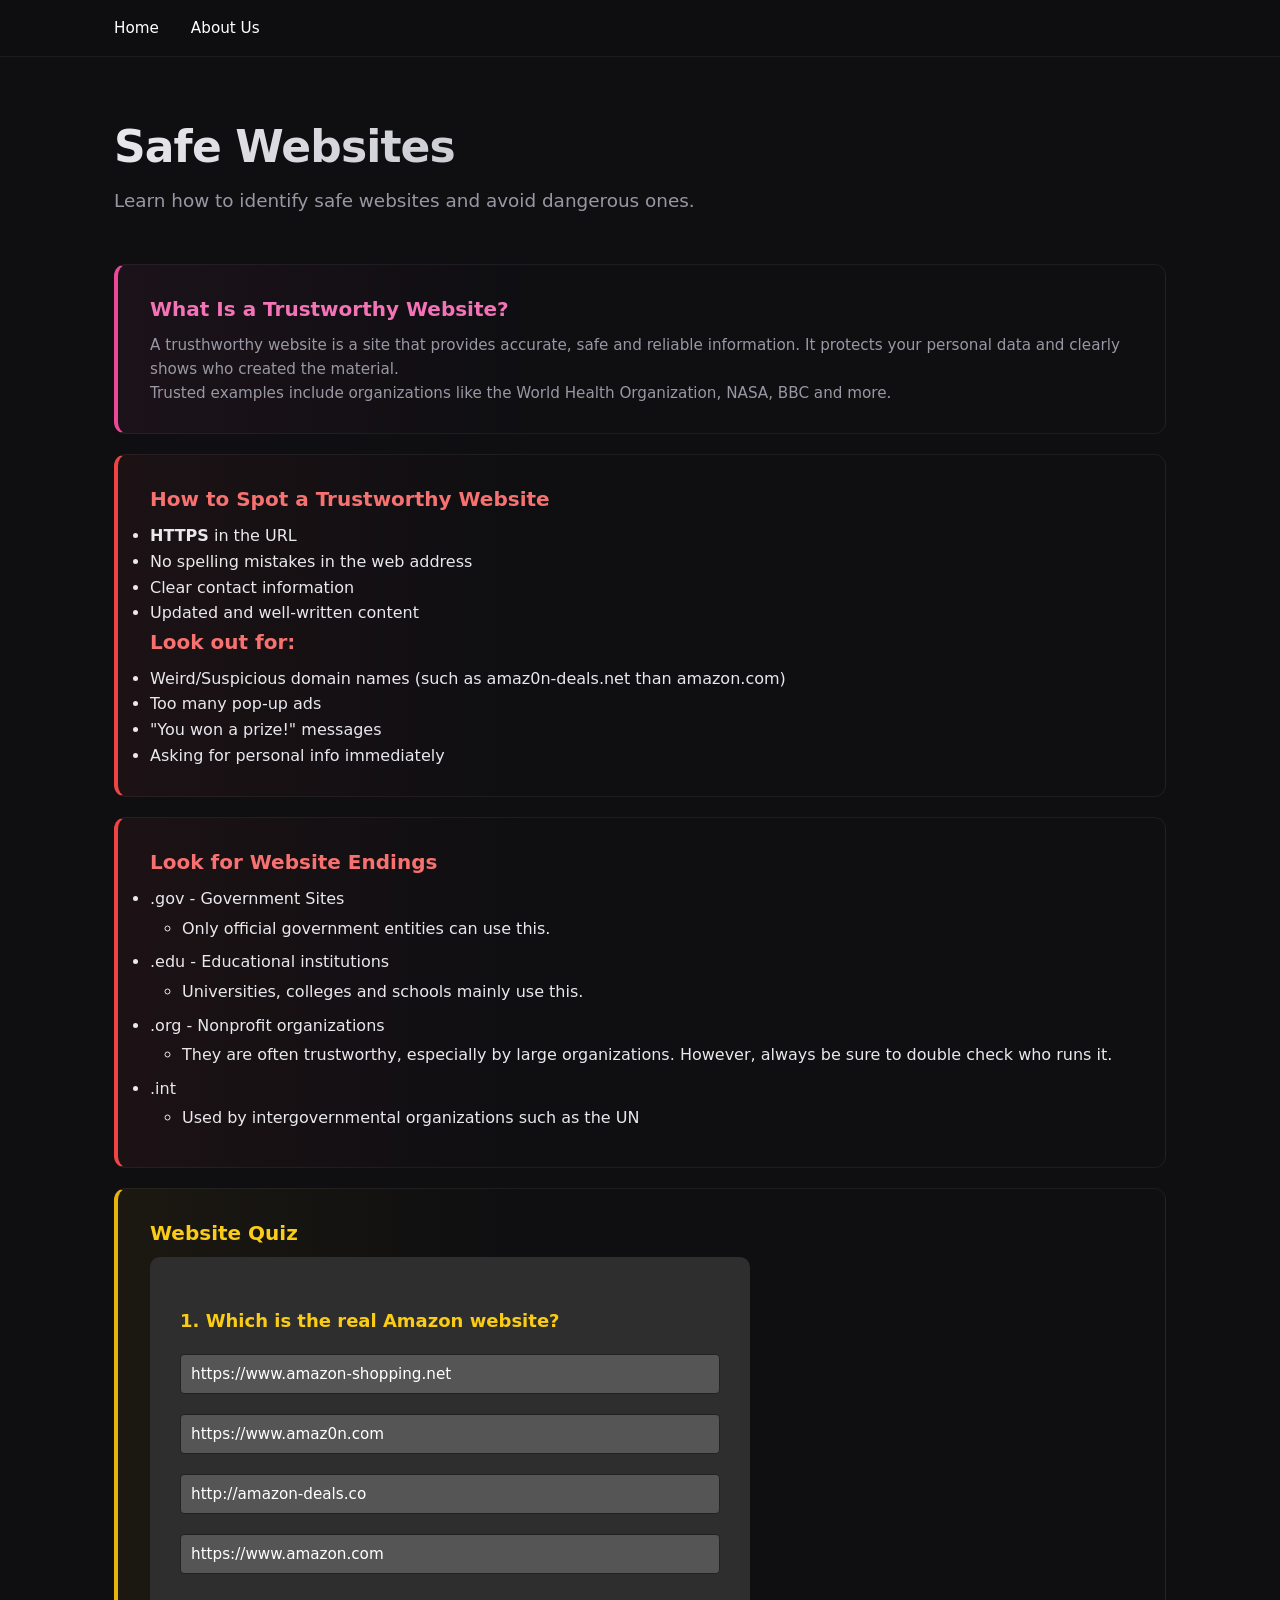
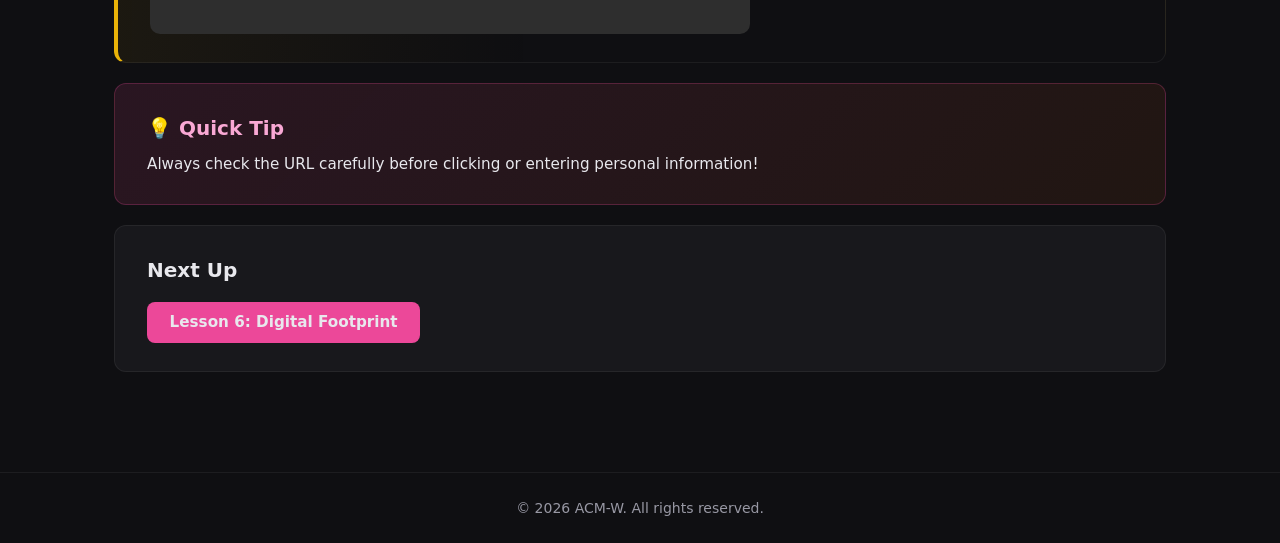
<file: websites.html>
<!DOCTYPE html>
<html lang="en">

<head>
  <meta charset="UTF-8">
  <meta name="viewport" content="width=device-width, initial-scale=1.0">
  <title>Safe Websites</title>
  <link rel="stylesheet" href="style.css">
</head>

<body>
  <header>
    <nav>
      <a href="index.html">Home</a>
      <a href="about.html">About Us</a>

    </nav>
  </header>


  <main class="article-page">
    <h1>Safe Websites</h1>
    <p>Learn how to identify safe websites and avoid dangerous ones.</p>

    <section class="section-accent section-purple mfa-section">
      <h2>What Is a Trustworthy Website?</h2>
      <p>A trusthworthy website is a site that provides accurate, safe and reliable information. It protects your
        personal data and clearly shows who created the material.</p>
      <p>Trusted examples include organizations like the World Health Organization, NASA, BBC and more.</p>
    </section>

    <section class="section-accent section-teal">
      <h2>How to Spot a Trustworthy Website</h2>
      <ul>
        <li> <b>HTTPS</b> in the URL</li>
        <li>No spelling mistakes in the web address</li>
        <li>Clear contact information</li>
        <li>Updated and well-written content</li>
      </ul>

      <h2>Look out for:</h2>
      <ul>
        <li>Weird/Suspicious domain names (such as amaz0n-deals.net than amazon.com)</li>
        <li>Too many pop-up ads</li>
        <li>"You won a prize!" messages</li>
        <li>Asking for personal info immediately</li>
      </ul>
    </section>

    <section class="section-accent section-teal">
      <h2>Look for Website Endings</h2>
      <ul>
        <li>.gov - Government Sites</li>
        <ul>
          <li>Only official government entities can use this.</li>
        </ul>
        <li>.edu - Educational institutions</li>
        <ul>
          <li>Universities, colleges and schools mainly use this.</li>
        </ul>
        <li>.org - Nonprofit organizations</li>
        <ul>
          <li>They are often trustworthy, especially by large organizations. However, always be sure to double check who
            runs it.</li>
        </ul>
        <li>.int</li>
        <ul>
          <li>Used by intergovernmental organizations such as the UN</li>
        </ul>

      </ul>

    </section>

    <section class="section-accent section-amber">
      <h2>Website Quiz</h2>
      <div class="app">
        <div class="quiz">
          <!-- Question will appear here -->
          <h2 id="question">Loading question...</h2>

          <!-- Answer buttons will be generated by JS -->
          <div id="answer-buttons"></div>

          <!-- Next button -->
          <button id="next-btn">Next</button>
        </div>
      </div>
    </section>

    <section class="section-callout">
      <h2>💡 Quick Tip</h2>
      <p>Always check the URL carefully before clicking or entering personal information!</p>
    </section>

    <section>
      <h2>Next Up</h2>
      <button onclick="window.location.href='footprint.html'">Lesson 6: Digital Footprint</button>
    </section>
  </main>

  <footer>
    <p>&copy; 2026 ACM-W. All rights reserved.</p>
  </footer>
  <script src="script.js" defer></script>
</body>

</html>
</file>
<file: style.css>
/* Modern reset & base */
*,
*::before,
*::after {
    box-sizing: border-box;
    margin: 0;
    padding: 0;
}

:root {
    --bg: #0f0f12;
    --surface: #18181c;
    --surface-hover: #222228;
    --text: #e8e8ed;
    --text-muted: #9898a4;
    --accent: #ec4899;
    --accent-hover: #f472b6;
    --color-red: #ef4444;
    --color-yellow: #eab308;
    --color-orange: #f97316;
    --border: rgba(255, 255, 255, 0.06);
    --radius: 12px;
    --radius-sm: 8px;
    --shadow: 0 4px 24px rgba(0, 0, 0, 0.4);
    --font-sans: system-ui, -apple-system, BlinkMacSystemFont, "Segoe UI", Roboto, sans-serif;
    --font-display: var(--font-sans);
}

html {
    scroll-behavior: smooth;
}

body {
    font-family: var(--font-sans);
    background: var(--bg);
    color: var(--text);
    line-height: 1.6;
    min-height: 100vh;
    display: flex;
    flex-direction: column;
}

/* Header */
header {
    position: sticky;
    top: 0;
    z-index: 100;
    background: rgba(15, 15, 18, 0.85);
    backdrop-filter: blur(12px);
    -webkit-backdrop-filter: blur(12px);
    border-bottom: 1px solid var(--border);
}

nav {
    max-width: 1100px;
    margin: 0 auto;
    padding: 1rem 1.5rem;
    display: flex;
    gap: 2rem;
    align-items: center;
}

nav a {
    color: var(--text-muted);
    text-decoration: none;
    font-weight: 500;
    font-size: 0.95rem;
    transition: color 0.2s ease;
}

nav a:hover {
    color: var(--accent);
}

nav a[href="/"] {
    color: var(--text);
    font-weight: 600;
}

/* Main content */
main {
    flex: 1;
    max-width: 720px;
    margin: 0 auto;
    padding: 4rem 1.5rem 5rem;
    width: 100%;
}

main>h1 {
    font-family: var(--font-display);
    font-size: clamp(2rem, 5vw, 2.75rem);
    font-weight: 700;
    letter-spacing: -0.02em;
    line-height: 1.2;
    margin-bottom: 0.75rem;
    background: linear-gradient(135deg, var(--text) 0%, var(--text-muted) 100%);
    -webkit-background-clip: text;
    -webkit-text-fill-color: transparent;
    background-clip: text;
}

/* Homepage hero title – more noticeable */
main>h1.hero-title {
    font-size: clamp(2.25rem, 6vw, 3.25rem);
    font-weight: 800;
    letter-spacing: 0.02em;
    margin-bottom: 1rem;
    padding-bottom: 1rem;
    border-bottom: 3px solid transparent;
    border-image: linear-gradient(90deg, var(--accent), var(--color-red)) 1;
    background: linear-gradient(135deg, #f472b6 0%, var(--accent) 30%, var(--color-red) 60%, var(--color-orange) 100%);
    -webkit-background-clip: text;
    -webkit-text-fill-color: transparent;
    background-clip: text;
    filter: drop-shadow(0 0 20px rgba(236, 72, 153, 0.35));
}

main>p {
    font-size: 1.15rem;
    color: var(--text-muted);
    margin-bottom: 3rem;
}

/* Sections */
section {
    background: var(--surface);
    border: 1px solid var(--border);
    border-radius: var(--radius);
    padding: 1.75rem 2rem;
    margin-bottom: 1.25rem;
    transition: border-color 0.2s ease, box-shadow 0.2s ease;
}

section:hover {
    border-color: rgba(236, 72, 153, 0.2);
    box-shadow: var(--shadow);
}

section h2 {
    font-family: var(--font-display);
    font-size: 1.25rem;
    font-weight: 600;
    margin-bottom: 0.5rem;
    color: var(--text);
}

section p {
    color: var(--text-muted);
    font-size: 0.95rem;
}

/* Website */
.app {
    background: #fff;
    width: 90%;
    max-width: 600px;
    /**margin: 100px auto 0; */
    border-radius: 10px;
    padding: 30px;
}

.app h1 {
    font-size: 25px;
    color: #001e4d;
    font-weight: 600;
    border-bottom: 1px solid #333;
}

.quiz {
    padding: 20px 0;
}

.quiz h2 {
    font-size: 18px;
    color: #001e4d;
    font-weight: 600;
}

.btn {
    background: #555555;
    color: #ffffff;
    font-weight: 500;
    width: 100%;
    border: 1px solid #222;
    margin: 10px 0;
    padding: 10px;
    text-align: left;
    border-radius: 4px;
    cursor: pointer;
    transition: all 0.3s;
}

#next-btn {
    background: #001e4d;
    color: #fff;
    font-weight: 500;
    width: 150px;
    border: 0;
    padding: 10px;
    margin: 20px auto 0;
    border-radius: 4px;
    cursor: pointer;
    display: none;
}

.btn:hover:not([disabled]) {
    background: #222;
    color: #fff;
}

.btn:disabled {
    cursor: no-drop;
}

.correct {
    background: #9aeabc;
}

.incorrect {
    background: #ff9393;
}

/* Buttons */
button {
    font-family: var(--font-sans);
    font-size: 0.95rem;
    font-weight: 600;
    color: var(--text);
    background: var(--accent);
    border: 1px solid rgba(236, 72, 153, 0.4);
    border-radius: var(--radius-sm);
    padding: 0.65rem 1.35rem;
    cursor: pointer;
    transition: background 0.2s ease, border-color 0.2s ease, box-shadow 0.2s ease;
    margin-top: 0.5rem;
}

button:hover {
    background: var(--accent-hover);
    border-color: var(--accent-hover);
    box-shadow: 0 0 20px rgba(236, 72, 153, 0.35);
}

button:active {
    transform: translateY(1px);
}

/* Password Protector */
.input-box {
    width: 400px;
    max-width: 90%;
    position: relative;
}

.input-box input {
    width: 100%;
    height: 60px;
    padding: 0 20 px;
    border: 1px solid #ccc;
    outline: none;
    color: #fff;
    background: transparent;

}

.container {
    background: rgba(255, 255, 255, 0.15);
    padding: 25px;
    border-radius: 15px;
    backdrop-filter: blur(10px);
    text-align: center;
    box-shadow: 0 10px 25px rgba(0, 0, 0, 0.2);
    margin-bottom: 1.25rem;
}

.container h2 {
    color: #fff;
    margin-bottom: 15px;
}

.input-field {
    position: relative;
}

input {
    width: 100%;
    padding: 12px 40px 12px 12px;
    border-radius: 8px;
    outline: none;
    border: 1px solid rgba(255, 255, 255, 0.4);
    background: rgba(255, 255, 255, 0.2);
    color: #fff;
    font-size: 15px;
}

input::placeholder {
    color: #eee;
}

.toggle-btn {
    position: absolute;
    right: 10px;
    top: 50%;
    transform: translateY(-50%);
    cursor: pointer;
    font-size: 14px;
    color: #fff;
    user-select: none;
}

.strength-meter {
    width: 100%;
    height: 8px;
    border-radius: 10px;
    background: rgba(255, 255, 255, 0.3);
    margin-top: 10px;
    overflow: hidden;
}

.strength-bar {
    height: 100%;
    width: 0%;
    border-radius: 10px;
    transition: 0.4s;
}

#strengthText {
    margin-top: 10px;
    font-size: 14px;
    color: #fff;
    font-weight: bold;
}

/* Article page (e.g. MFA) */
.article-page {
    max-width: 1100px;
}

.article-page .lead,
.mfa-kid .lead {
    color: var(--text-muted);
}

.article-page .lead {
    font-size: 1.2rem;
    margin-bottom: 2rem;
}

.app {
    background: #2e2e2e;
    width: 90%;
    max-width: 600px;
    /*margin: 100px auto 0; */
    border-radius: 10px;
    padding: 30px;
}

/* Graphic placeholders */
.graphic {
    margin: 1.5rem 0;
}

.graphic-placeholder {
    background: var(--surface);
    border: 2px dashed var(--border);
    border-radius: var(--radius);
    color: var(--text-muted);
    font-size: 0.9rem;
    padding: 2rem;
    text-align: center;
    min-height: 120px;
    display: flex;
    align-items: center;
    justify-content: center;
}

.graphic-hero .graphic-placeholder {
    min-height: 200px;
    font-size: 1rem;
}

.graphic-inline .graphic-placeholder,
.graphic-wide .graphic-placeholder {
    margin-top: 1rem;
}

.graphic-inline .graphic-placeholder {
    min-height: 100px;
}

.graphic-wide .graphic-placeholder {
    min-height: 160px;
}

.graphic img {
    width: 100%;
    max-width: 100%;
    height: auto;
    border-radius: var(--radius);
    display: block;
}

/* Accent sections – colored left border */
.section-accent {
    border-left: 4px solid var(--accent);
}

.section-purple {
    border-left-color: var(--accent);
    background: linear-gradient(90deg, rgba(236, 72, 153, 0.06) 0%, transparent 40%);
}

.section-teal {
    border-left-color: var(--color-red);
    background: linear-gradient(90deg, rgba(239, 68, 68, 0.06) 0%, transparent 40%);
}

.section-teal:hover {
    border-color: rgba(239, 68, 68, 0.3);
}

.section-amber {
    border-left-color: var(--color-yellow);
    background: linear-gradient(90deg, rgba(234, 179, 8, 0.06) 0%, transparent 40%);
}

.section-amber:hover {
    border-color: rgba(234, 179, 8, 0.3);
}

.section-purple h2 {
    color: #f472b6;
}

.section-teal h2 {
    color: #f87171;
}

.section-amber h2 {
    color: #facc15;
}

/* Nested list indentation */
ul ul {
    margin-left: 1.5rem;
    padding-left: 0.5rem;
    margin-top: 0.25rem;
    margin-bottom: 0.5rem;
}

/* Callout section */
.section-callout {
    background: linear-gradient(135deg, rgba(236, 72, 153, 0.12) 0%, rgba(249, 115, 22, 0.08) 100%);
    border: 1px solid rgba(236, 72, 153, 0.25);
}

.section-callout h2 {
    color: #f9a8d4;
}

.section-callout p {
    color: var(--text);
}

/* MFA kid-friendly page – more visual space, easier to read */
.mfa-kid .lead {
    font-size: 1.25rem;
    line-height: 1.5;
    margin-bottom: 2.5rem;
}

.mfa-kid .mfa-section {
    padding: 2rem 2.25rem;
    margin-bottom: 2rem;
}

.mfa-kid .mfa-factors {
    margin-bottom: 2.5rem;
}

.mfa-kid .mfa-section p {
    font-size: 1.1rem;
    line-height: 1.6;
    margin-bottom: 0;
}

.mfa-kid .mfa-section p+.mfa-list {
    margin-top: 1rem;
}

.mfa-kid .mfa-list {
    font-size: 1.05rem;
    line-height: 1.7;
    padding-left: 1.5rem;
    margin: 0;
}

.mfa-kid .mfa-list li {
    margin-bottom: 0.5rem;
}

.mfa-kid .mfa-factors h2 {
    font-size: 1.35rem;
    margin-bottom: 1.5rem;
    color: var(--text);
}

.mfa-kid .factor-cards {
    display: grid;
    grid-template-columns: repeat(3, 1fr);
    gap: 1.5rem;
}

.mfa-kid .factor-card {
    background: var(--surface);
    border: 2px solid var(--border);
    border-radius: var(--radius);
    padding: 1.75rem 1.5rem;
    text-align: center;
    transition: border-color 0.2s ease, transform 0.2s ease;
}

.mfa-kid .factor-card:hover {
    border-color: var(--accent);
    transform: translateY(-2px);
}

.mfa-kid .factor-card.factor-know {
    border-color: rgba(236, 72, 153, 0.4);
}

.mfa-kid .factor-card.factor-have {
    border-color: rgba(239, 68, 68, 0.4);
}

.mfa-kid .factor-card.factor-are {
    border-color: rgba(234, 179, 8, 0.4);
}

.mfa-kid .factor-emoji {
    font-size: 2.5rem;
    display: block;
    margin-bottom: 0.75rem;
}

.mfa-kid .factor-card h3 {
    font-size: 1.1rem;
    margin-bottom: 0.5rem;
    color: var(--text);
}

.mfa-kid .factor-card p {
    font-size: 0.95rem;
    color: var(--text-muted);
    margin: 0;
}

@media (max-width: 768px) {
    .mfa-kid .factor-cards {
        grid-template-columns: 1fr;
    }
}

/* Password strength text (form) */
form .text {
    font-size: 20px;
    font-weight: 500;
    margin-bottom: -10px;
}

form .text.weak {
    color: #ff4757;
}

form .text.medium {
    color: rgb(255, 120, 248);
}

form .text.strong {
    color: #23ad5c;
}

/* Phishing activity – interactive example email */
.phishing-activity .phishing-example {
    margin-bottom: 2rem;
}

.phishing-activity .phishing-example:last-child {
    margin-bottom: 0;
}

.phishing-activity .email-example-label {
    font-size: 0.95rem;
    font-weight: 600;
    color: var(--text-muted);
    margin: 1.5rem 0 0.5rem;
}

.phishing-activity .phishing-example:first-child .email-example-label {
    margin-top: 0;
}

.phishing-activity .email-mockup {
    background: var(--surface);
    border: 1px solid var(--border);
    border-radius: var(--radius);
    overflow: hidden;
    margin: 1.25rem 0;
    max-width: 100%;
}

.phishing-activity .email-header {
    padding: 1rem 1.25rem;
    border-bottom: 1px solid var(--border);
    background: rgba(255, 255, 255, 0.03);
}

.phishing-activity .email-meta {
    font-size: 0.9rem;
    margin-bottom: 0.5rem;
}

.phishing-activity .email-meta:last-child {
    margin-bottom: 0;
}

.phishing-activity .email-meta strong {
    color: var(--text-muted);
    margin-right: 0.35rem;
}

.phishing-activity .email-body {
    padding: 1.25rem 1.25rem 1.5rem;
    font-size: 0.95rem;
    line-height: 1.6;
    color: var(--text);
}

.phishing-activity .email-body p {
    margin-bottom: 1rem;
    color: inherit;
}

.phishing-activity .email-body p:last-child {
    margin-bottom: 0;
}

.phishing-activity .phish-spot {
    cursor: pointer;
    border-radius: 2px;
    transition: background-color 0.2s ease, box-shadow 0.2s ease;
}

.phishing-activity .phish-spot--found {
    background-color: rgba(239, 68, 68, 0.2);
    box-shadow: 0 0 0 2px rgba(239, 68, 68, 0.5);
}

.phishing-activity .email-fake-btn {
    margin: 0;
    padding: 0.5rem 1rem;
    font-size: 0.9rem;
    cursor: pointer;
    border-radius: var(--radius-sm);
    background: rgba(236, 72, 153, 0.25);
    border: 1px solid rgba(236, 72, 153, 0.5);
}

.phishing-activity .email-fake-btn:hover {
    background: rgba(236, 72, 153, 0.35);
}

.phishing-activity .hint-list {
    margin-top: 1.5rem;
    padding: 1.25rem;
    background: rgba(239, 68, 68, 0.06);
    border: 1px solid rgba(239, 68, 68, 0.25);
    border-radius: var(--radius);
}

.phishing-activity .phish-counter {
    font-weight: 700;
    color: #f87171;
    margin-bottom: 0.75rem;
    font-size: 1rem;
}

.phishing-activity .hint-list-label {
    font-weight: 600;
    color: var(--text);
    margin-bottom: 0.5rem;
    font-size: 0.95rem;
}

.phishing-activity .hint-list ul {
    margin: 0;
    padding-left: 1.25rem;
}

.phishing-activity .hint-list li {
    margin-bottom: 0.5rem;
    font-size: 0.9rem;
    color: var(--text);
    line-height: 1.5;
}

.phishing-activity .hint-list li strong {
    color: #f87171;
}

.phishing-activity .hint-list-empty {
    font-size: 0.9rem;
    color: var(--text-muted);
    font-style: italic;
    margin: 0;
}


/* Malware comparison table */
.comparison-intro {
    margin-bottom: 1.25rem;
}

.comparison-wrap {
    overflow-x: auto;
    border-radius: var(--radius);
    border: 1px solid var(--border);
}

.comparison-table {
    width: 100%;
    border-collapse: collapse;
    font-size: 0.95rem;
    line-height: 1.5;
}

.comparison-table th,
.comparison-table td {
    padding: 0.75rem 1rem;
    text-align: left;
    border-bottom: 1px solid var(--border);
    vertical-align: top;
}

.comparison-table thead th {
    background: rgba(239, 68, 68, 0.12);
    color: #f87171;
    font-weight: 600;
    border-bottom: 2px solid rgba(239, 68, 68, 0.35);
}

.comparison-table tbody th {
    background: var(--surface);
    color: var(--text-muted);
    font-weight: 600;
    width: 10rem;
}

.comparison-table tbody td {
    background: var(--surface);
    color: var(--text);
}

.comparison-table tbody tr:last-child th,
.comparison-table tbody tr:last-child td {
    border-bottom: none;
}

@media (max-width: 768px) {
    .comparison-table {
        font-size: 0.875rem;
    }

    .comparison-table th,
    .comparison-table td {
        padding: 0.6rem 0.75rem;
    }

    .comparison-table tbody th {
        width: 7rem;
    }
}

/* Malware page – fake “misplaced” ad (educational) */
.malware-page .fake-ad-wrap {
    position: fixed;
    right: 1.5rem;
    top: 50%;
    transform: translateY(-50%);
    z-index: 50;
    width: 160px;
}

.malware-page .fake-ad {
    display: flex;
    flex-direction: column;
    align-items: center;
    justify-content: center;
    width: 100%;
    padding: 1rem 0.75rem;
    border: 2px solid #f59e0b;
    border-radius: 8px;
    background: linear-gradient(180deg, #fef3c7 0%, #fde68a 50%, #fcd34d 100%);
    color: #92400e;
    font-family: var(--font-sans);
    cursor: pointer;
    box-shadow: 0 4px 20px rgba(245, 158, 11, 0.4);
    transition: transform 0.15s ease, box-shadow 0.15s ease;
    text-align: center;
}

.malware-page .fake-ad:hover {
    transform: scale(1.03);
    box-shadow: 0 6px 24px rgba(245, 158, 11, 0.5);
}

.malware-page .fake-ad-badge {
    font-size: 0.65rem;
    font-weight: 700;
    letter-spacing: 0.05em;
    color: #b45309;
    margin-bottom: 0.35rem;
}

.malware-page .fake-ad-headline {
    font-size: 1rem;
    font-weight: 800;
    line-height: 1.2;
    margin-bottom: 0.25rem;
}

.malware-page .fake-ad-sub {
    font-size: 0.75rem;
    margin-bottom: 0.5rem;
    font-weight: 600;
}

.malware-page .fake-ad-cta {
    font-size: 0.8rem;
    font-weight: 800;
    color: #b45309;
    text-decoration: underline;
}

@media (max-width: 900px) {
    .malware-page .fake-ad-wrap {
        right: 0.75rem;
        width: 140px;
    }

    .malware-page .fake-ad-headline {
        font-size: 0.9rem;
    }
}

/* Fake ad warning modal */
.fake-ad-modal {
    position: fixed;
    inset: 0;
    z-index: 200;
    display: flex;
    align-items: center;
    justify-content: center;
    padding: 1.5rem;
}

.fake-ad-modal[hidden] {
    display: none;
}

.fake-ad-modal-backdrop {
    position: absolute;
    inset: 0;
    background: rgba(0, 0, 0, 0.7);
    cursor: pointer;
}

.fake-ad-modal-box {
    position: relative;
    max-width: 420px;
    width: 100%;
    padding: 1.75rem;
    background: var(--surface);
    border: 1px solid var(--border);
    border-radius: var(--radius);
    box-shadow: var(--shadow);
}

.fake-ad-modal-title {
    font-size: 1.25rem;
    margin-bottom: 1rem;
    color: var(--color-orange);
}

.fake-ad-modal-text {
    font-size: 0.95rem;
    line-height: 1.6;
    color: var(--text);
    margin-bottom: 1.25rem;
}

.fake-ad-modal-close {
    display: block;
    width: 100%;
    padding: 0.6rem 1rem;
    font-size: 1rem;
    font-weight: 600;
    color: var(--bg);
    background: var(--accent);
    border: none;
    border-radius: var(--radius-sm);
    cursor: pointer;
    transition: background 0.2s ease;
}

.fake-ad-modal-close:hover {
    background: var(--accent-hover);
}

/* Certificate / celebration page */
.cert-celebration .lead {
    text-align: center;
    margin-bottom: 2.5rem;
}

.cert-hero {
    font-size: clamp(2.5rem, 6vw, 3.5rem);
    font-weight: 800;
    text-align: center;
    margin-bottom: 0.5rem;
    background: linear-gradient(135deg, #f472b6 0%, var(--accent) 35%, var(--color-red) 70%, var(--color-orange) 100%);
    -webkit-background-clip: text;
    -webkit-text-fill-color: transparent;
    background-clip: text;
}

.certificate-card {
    background: var(--surface);
    border: 2px solid rgba(236, 72, 153, 0.35);
    border-radius: var(--radius);
    padding: 2rem;
    margin-bottom: 2rem;
    box-shadow: 0 8px 32px rgba(0, 0, 0, 0.3);
}

.certificate-inner {
    text-align: center;
    max-width: 520px;
    margin: 0 auto;
}

.certificate-label {
    font-size: 0.85rem;
    font-weight: 600;
    letter-spacing: 0.15em;
    text-transform: uppercase;
    color: var(--text-muted);
    margin-bottom: 0.5rem;
}

.certificate-title {
    font-size: 1.75rem;
    font-weight: 700;
    color: var(--accent);
    margin-bottom: 1.25rem;
}

.certificate-text {
    font-size: 1rem;
    line-height: 1.65;
    color: var(--text);
    margin-bottom: 1.5rem;
}

.certificate-date {
    font-size: 0.9rem;
    color: var(--text-muted);
    font-weight: 600;
}

.cert-page .cert-summary h2 {
    margin-bottom: 0.75rem;
}

.cert-actions {
    text-align: center;
    padding: 2rem 2rem 1rem;
}

.cert-actions h2 {
    margin-bottom: 0.5rem;
}

.cert-actions p {
    color: var(--text-muted);
    margin-bottom: 1.25rem;
    font-size: 1rem;
}

/* Footer */
footer {
    border-top: 1px solid var(--border);
    padding: 1.5rem 1.5rem;
    text-align: center;
}

footer p {
    font-size: 0.875rem;
    color: var(--text-muted);
}

a:link{
    color:#ffffff;
}

@media (prefers-reduced-motion: reduce) {
    html {
        scroll-behavior: auto;
    }
}
</file>
